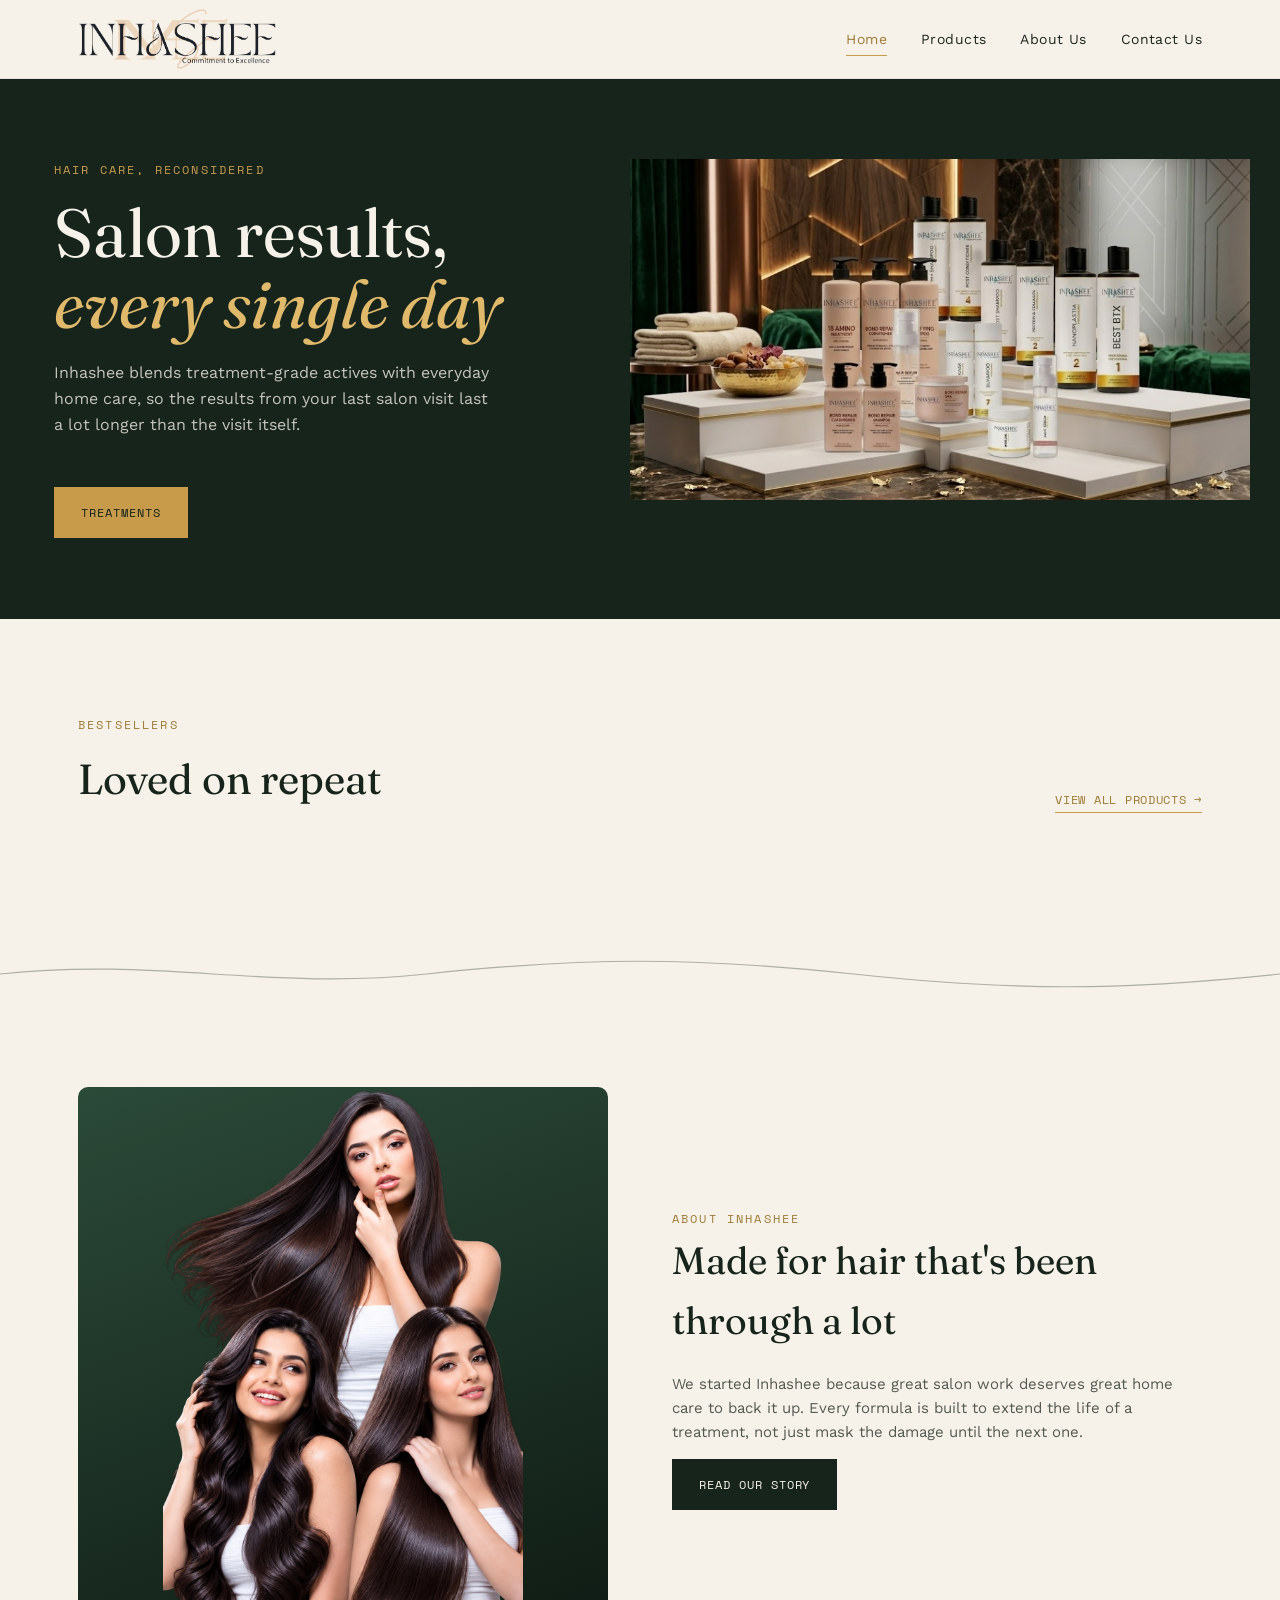
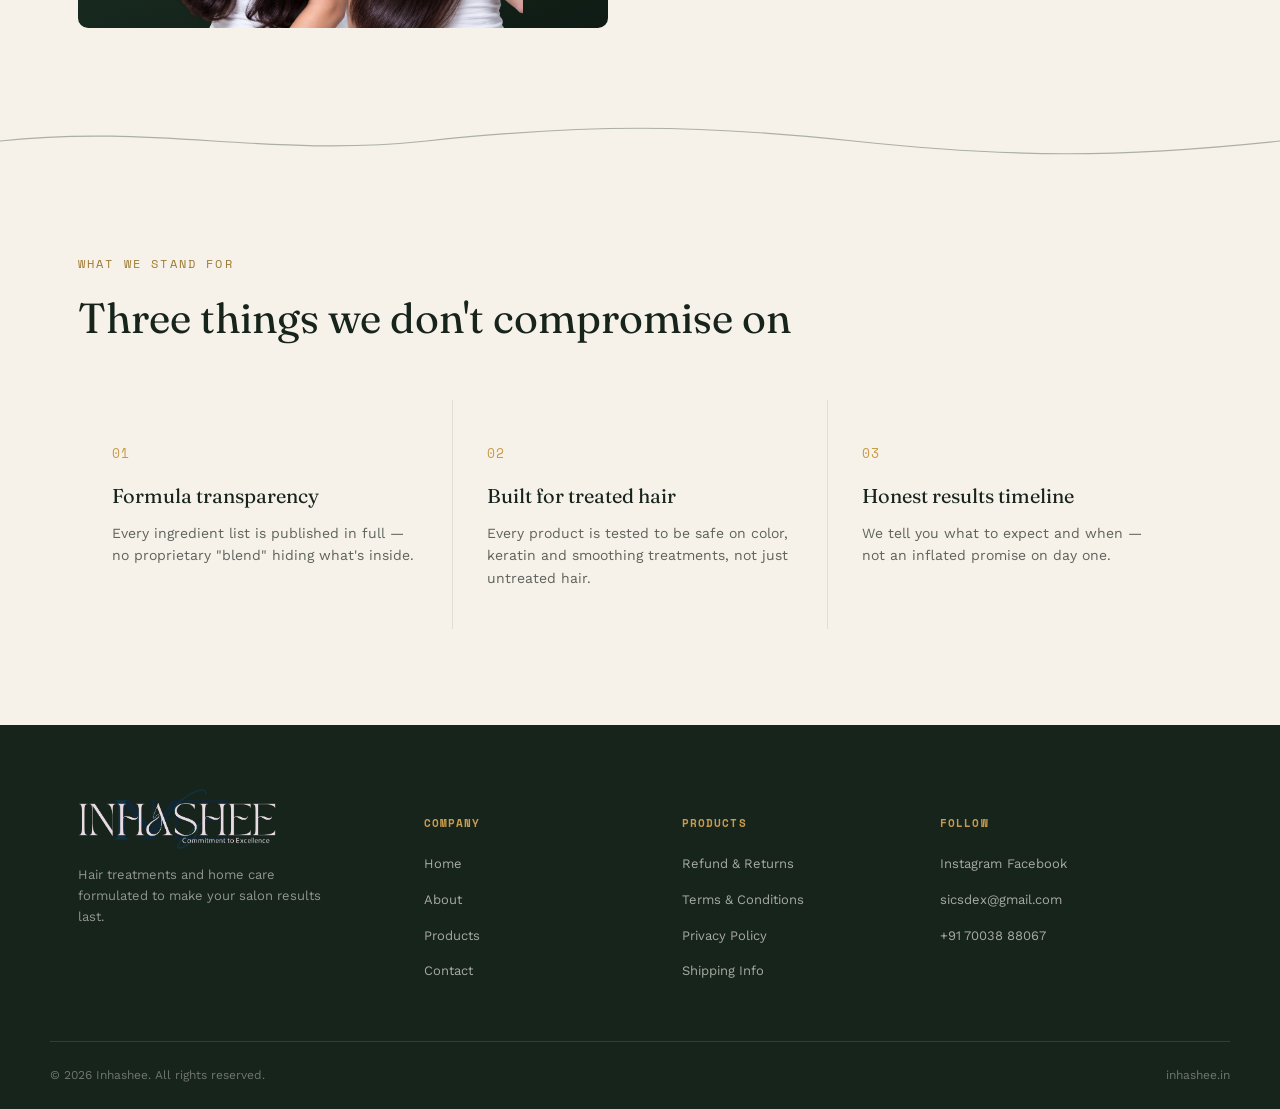
<file: index.html>
<!doctype html>
<html lang="en">
  <head>
    <meta charset="UTF-8" />
    <meta name="viewport" content="width=device-width, initial-scale=1.0" />
    <title>Inhashee — Salon-Grade Hair Care</title>
    <meta
      name="description"
      content="Inhashee blends treatment-grade actives with everyday home care to help extend salon results. Discover hair care made for treated hair, including color, keratin and smoothing treatments."
    />

    <meta name="robots" content="index, follow" />
    <meta property="og:type" content="website" />
    <meta property="og:title" content="Inhashee — Salon-Grade Hair Care" />
    <meta
      property="og:description"
      content="Treatment-grade actives with everyday home care. Hair care made to extend the life of your salon treatment."
    />
    <meta property="og:url" content="https://inhashee.in/" />
    <meta property="og:site_name" content="Inhashee" />

    <meta name="twitter:card" content="summary_large_image" />
    <meta name="twitter:title" content="Inhashee — Salon-Grade Hair Care" />
    <meta
      name="twitter:description"
      content="Treatment-grade actives with everyday home care, made for treated hair."
    />
    <link rel="apple-touch-icon" sizes="57x57" href="/apple-icon-57x57.png" />
    <link rel="apple-touch-icon" sizes="60x60" href="/apple-icon-60x60.png" />
    <link rel="apple-touch-icon" sizes="72x72" href="/apple-icon-72x72.png" />
    <link rel="apple-touch-icon" sizes="76x76" href="/apple-icon-76x76.png" />
    <link
      rel="apple-touch-icon"
      sizes="114x114"
      href="assets/favicon/apple-icon-114x114.png"
    />
    <link
      rel="apple-touch-icon"
      sizes="120x120"
      href="assets/favicon/apple-icon-120x120.png"
    />
    <link
      rel="apple-touch-icon"
      sizes="144x144"
      href="assets/favicon/apple-icon-144x144.png"
    />
    <link
      rel="apple-touch-icon"
      sizes="152x152"
      href="assets/favicon/apple-icon-152x152.png"
    />
    <link
      rel="apple-touch-icon"
      sizes="180x180"
      href="assets/favicon/apple-icon-180x180.png"
    />
    <link
      rel="icon"
      type="image/png"
      sizes="192x192"
      href="assets/favicon/android-icon-192x192.png"
    />
    <link rel="icon" type="image/png" sizes="32x32" href="assets/favicon/favicon-32x32.png" />
    <link rel="icon" type="image/png" sizes="96x96" href="assets/favicon/favicon-96x96.png" />
    <link rel="icon" type="image/png" sizes="16x16" href="assets/favicon/favicon-16x16.png" />
    <link rel="manifest" href="assets/favicon/manifest.json" />
    <meta name="msapplication-TileColor" content="#ffffff" />
    <meta name="msapplication-TileImage" content="/ms-icon-144x144.png" />
    <meta name="theme-color" content="#ffffff" />
    <link rel="canonical" href="https://inhashee.in/" />
    <link rel="stylesheet" href="assets/css/style.css" />
  </head>
  <body>
    <div id="header"></div>

    <!-- ============ HERO ============ -->
    <section class="hero">
      <div class="hero-grid">
        <div class="container hero-copy">
          <span class="eyebrow">Hair care, reconsidered</span>
          <h1>Salon results, <em>every single day</em></h1>
          <p class="lede">
            Inhashee blends treatment-grade actives with everyday home care, so
            the results from your last salon visit last a lot longer than the
            visit itself.
          </p>
          <div class="hero-actions">
            <a href="products.html" class="btn btn-solid">Treatments</a>
            <!-- <a href="about.html" class="btn btn-outline">Our Story</a> -->
          </div>
        </div>
        <div class="hero-visual">
          <img
            src="assets/images/product-about-us.jpeg"
            alt="Inhashee product range — shampoo, conditioner, masks and treatment serums"
            class="hero-visual-img"
          />
        </div>
      </div>
    </section>

    <!-- ============ CATEGORY SPLIT ============ -->
    <!-- <section class="category-split">
      <a href="products.html" class="category-card treat">
        <div class="cat-inner">
          <span class="eyebrow">In-salon strength</span>
          <h3>Hair Treatments</h3>
          <p>
            Smoothing and reconstruction treatments <br />formulated for
            visible, long-lasting change.
          </p>
          <span class="btn btn-outline">Shop Treatments</span>
        </div>
      </a>
      
    </section> -->

    <!-- ============ FEATURED PRODUCTS ============ -->
    <section class="section">
      <div class="container">
        <div class="section-head">
          <div>
            <span class="eyebrow on-light">Bestsellers</span>
            <h2>Loved on repeat</h2>
          </div>
          <a href="products.html" class="view-all">View all products →</a>
        </div>
        <div class="product-grid" id="productGrid"></div>
      </div>
    </section>

    <svg
      class="strand dim"
      viewBox="0 0 1200 40"
      preserveAspectRatio="none"
      aria-hidden="true"
    >
      <path d="M0,20 C150,0 250,40 400,20 S650,0 800,20 S1050,40 1200,20" />
    </svg>

    <!-- ============ ABOUT TEASER ============ -->
    <section class="section">
      <div class="container split">
        <div class="split-media">
          <img
            src="assets/images/banner011.png"
            alt="Inhashee"
            style="max-width: 68%"
          />
        </div>
        <div>
          <span class="eyebrow on-light">About Inhashee</span>
          <h2>Made for hair that's been through a lot</h2>
          <p>
            We started Inhashee because great salon work deserves great home
            care to back it up. Every formula is built to extend the life of a
            treatment, not just mask the damage until the next one.
          </p>
          <a href="about.html" class="btn btn-dark">Read Our Story</a>
        </div>
      </div>
    </section>

    <svg
      class="strand dim"
      viewBox="0 0 1200 40"
      preserveAspectRatio="none"
      aria-hidden="true"
    >
      <path d="M0,20 C150,0 250,40 400,20 S650,0 800,20 S1050,40 1200,20" />
    </svg>

    <!-- ============ VALUES ROW ============ -->
    <section class="section">
      <div class="container">
        <div class="section-head">
          <div>
            <span class="eyebrow on-light">What we stand for</span>
            <h2>Three things we don't compromise on</h2>
          </div>
        </div>
        <div class="value-row">
          <div class="value-item">
            <span class="num">01</span>
            <h4>Formula transparency</h4>
            <p>
              Every ingredient list is published in full — no proprietary
              "blend" hiding what's inside.
            </p>
          </div>
          <div class="value-item">
            <span class="num">02</span>
            <h4>Built for treated hair</h4>
            <p>
              Every product is tested to be safe on color, keratin and smoothing
              treatments, not just untreated hair.
            </p>
          </div>
          <div class="value-item">
            <span class="num">03</span>
            <h4>Honest results timeline</h4>
            <p>
              We tell you what to expect and when — not an inflated promise on
              day one.
            </p>
          </div>
        </div>
      </div>
    </section>

    <!-- ============ TRUST STRIP ============ -->
    <!-- <section class="trust-strip">
      <div class="container trust-grid">
        <div class="trust-item">
          01
          <h5>Treatment-grade actives</h5>
          <p>
            The same active ingredients used in-salon, formulated for safe,
            repeat home use.
          </p>
        </div>
        <div class="trust-item">
          02
          <h5>Sulfate-free, always</h5>
          <p>
            Every wash-off product is built to protect color and keratin
            treatments, not strip them.
          </p>
        </div>
        <div class="trust-item">
          03
          <h5>Shipped across India</h5>
          <p>
            Reliable delivery with easy returns if a product isn't right for
            your hair.
          </p>
        </div>
      </div>
    </section> -->

    <!-- ============ NEWSLETTER ============ -->
    <!-- <section class="newsletter">
      <div class="container">
        <span class="eyebrow on-light">Stay in the loop</span>
        <h3>Get early access to new launches</h3>
        <p>
          One email, occasionally — new products, restocks and hair-care tips.
        </p>
        <form class="newsletter-form">
          <input
            type="email"
            placeholder="you@email.com"
            aria-label="Email address"
          />
          <button type="submit">Subscribe</button>
        </form>
        <div class="form-note"></div>
      </div>
    </section> -->

    <div id="footer"></div>

    <script src="assets/js/main.js"></script>
    <script src="assets/js/inc.js?v=asdasdsadv23"></script>
    <script>
      document.addEventListener("DOMContentLoaded", async function (e) {
        try {
          const res = await fetch(
            "https://morning-dream-6de5.bhuniajayant.workers.dev/api-get-products?limit=4",
          );

          if (!res.ok) {
            console.log(res);
            throw new Error(res.statusText);
          }

          const products = await res.json();

          console.log(products);

          let div = "";
          if (products?.data?.length) {
            products.data.splice(0, 4).forEach((product) => {
              div += `<div class="product-card">
              <div class="product-media">
                <img src="${product?.imagedata}" alt="${product?.productName}" />
              </div>
              <div class="product-body">
                <span class="product-cat">${product?.productType}</span>
                <h3 class="product-name">${product?.productName}</h3>
                <div class="product-price">
                  ${product?.oldAmount ? '<span class="strike">₹' + product?.oldAmount + "</span>₹" + product?.amount : "₹" + product?.amount}
                </div>
                <a href="product.html?id=${product.id}" class="product-cta">Details</a>
              </div>
            </div>`;
            });
          } else {
            div = "<p>No Product Available</p>";
          }
          productGrid.innerHTML = div;
        } catch (error) {
          alert(error.message);
        }
      });
    </script>
  </body>
</html>
</file>
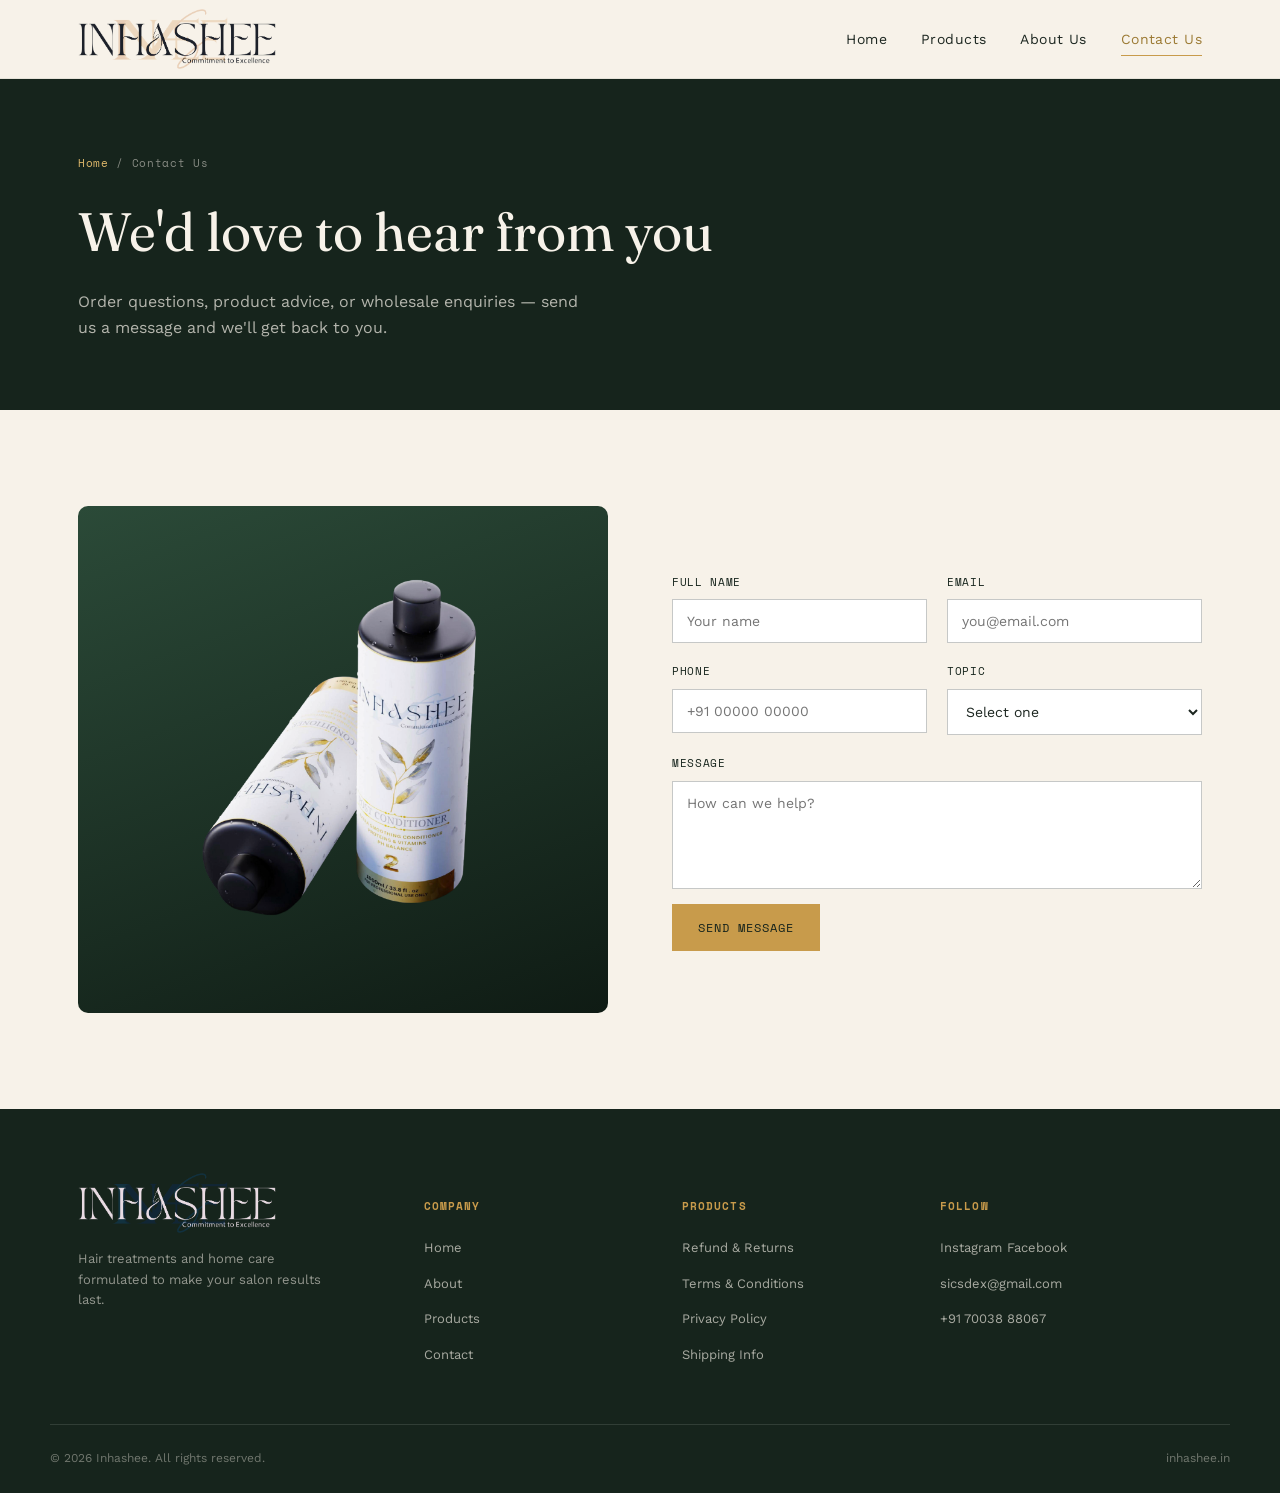
<file: contact.html>
<!doctype html>
<html lang="en">
  <head>
    <meta charset="UTF-8" />
    <meta name="viewport" content="width=device-width, initial-scale=1.0" />
    <title>Contact Us — Inhashee</title>
    <meta
      name="description"
      content="Inhashee blends treatment-grade actives with everyday home care to help extend salon results. Discover hair care made for treated hair, including color, keratin and smoothing treatments."
    />

    <meta name="robots" content="index, follow" />
    <meta property="og:type" content="website" />
    <meta property="og:title" content="Inhashee — Salon-Grade Hair Care" />
    <meta
      property="og:description"
      content="Treatment-grade actives with everyday home care. Hair care made to extend the life of your salon treatment."
    />
    <meta property="og:url" content="https://inhashee.in/" />
    <meta property="og:site_name" content="Inhashee" />

    <meta name="twitter:card" content="summary_large_image" />
    <meta name="twitter:title" content="Inhashee — Salon-Grade Hair Care" />
    <meta
      name="twitter:description"
      content="Treatment-grade actives with everyday home care, made for treated hair."
    />

    <link rel="canonical" href="https://inhashee.in/" />
    <link rel="stylesheet" href="assets/css/style.css" />
  </head>
  <body>
    <div id="header"></div>

    <section class="page-hero">
      <div class="container">
        <span class="breadcrumb"
          ><a href="index.html">Home</a> / Contact Us</span
        >
        <h1>We'd love to hear from you</h1>
        <p>
          Order questions, product advice, or wholesale enquiries — send us a
          message and we'll get back to you.
        </p>
      </div>
    </section>

    <section class="section">
      <div class="container split">
        <div class="split-media">
          <img src="assets/images/bottle-image.png" style="max-width: 70%;" alt="Inhashee Image">
        </div>

        <div>
          <form class="contact-form" novalidate>
            <div class="form-grid">
              <div class="field">
                <label for="name">Full name</label>
                <input
                  type="text"
                  id="name"
                  name="name"
                  data-required
                  placeholder="Your name"
                />
                <span class="err-msg">Please enter your name.</span>
              </div>
              <div class="field">
                <label for="email">Email</label>
                <input
                  type="email"
                  id="email"
                  name="email"
                  data-required
                  placeholder="you@email.com"
                />
                <span class="err-msg">Please enter a valid email.</span>
              </div>
              <div class="field">
                <label for="phone">Phone</label>
                <input
                  type="tel"
                  id="phone"
                  name="phone"
                  data-required
                  placeholder="+91 00000 00000"
                />
                <span class="err-msg">Please enter a valid phone number.</span>
              </div>
              <div class="field">
                <label for="topic">Topic</label>
                <select id="topic" name="topic" data-required>
                  <option value="">Select one</option>
                  <option value="order">Order query</option>
                  <option value="product">Product advice</option>
                  <option value="wholesale">
                    Wholesale / salon partnership
                  </option>
                  <option value="other">Something else</option>
                </select>
                <span class="err-msg">Please choose a topic.</span>
              </div>
              <div class="field full">
                <label for="message">Message</label>
                <textarea
                  id="message"
                  name="message"
                  rows="5"
                  data-required
                  placeholder="How can we help?"
                ></textarea>
                <span class="err-msg">Please enter a message.</span>
              </div>
            </div>
            <button type="submit" class="btn btn-solid">Send Message</button>
            <div class="form-status"></div>
          </form>
        </div>
      </div>

      <!-- <div class="container">
        <div class="map-block">
          <iframe
            src="https://www.google.com/maps/embed?pb=!1m18!1m12!1m3!1d117925.35231326599!2d88.26494976871788!3d22.535406373905825!2m3!1f0!2f0!3f0!3m2!1i1024!2i768!4f13.1!3m3!1m2!1s0x39f882db4908f667%3A0x43e330e68f6c2cbc!2sKolkata%2C%20West%20Bengal!5e0!3m2!1sen!2sin!4v1786384819216!5m2!1sen!2sin"
            width="100%"
            height="100%"
            style="border: 0"
            allowfullscreen=""
            loading="lazy"
            referrerpolicy="strict-origin-when-cross-origin"
          ></iframe>
        </div>
      </div> -->
    </section>

    <div id="footer"></div>

    <script src="assets/js/inc.js?v=asdasdsadv23"></script>
    <script src="assets/js/main.js"></script>
  </body>
</html>
</file>
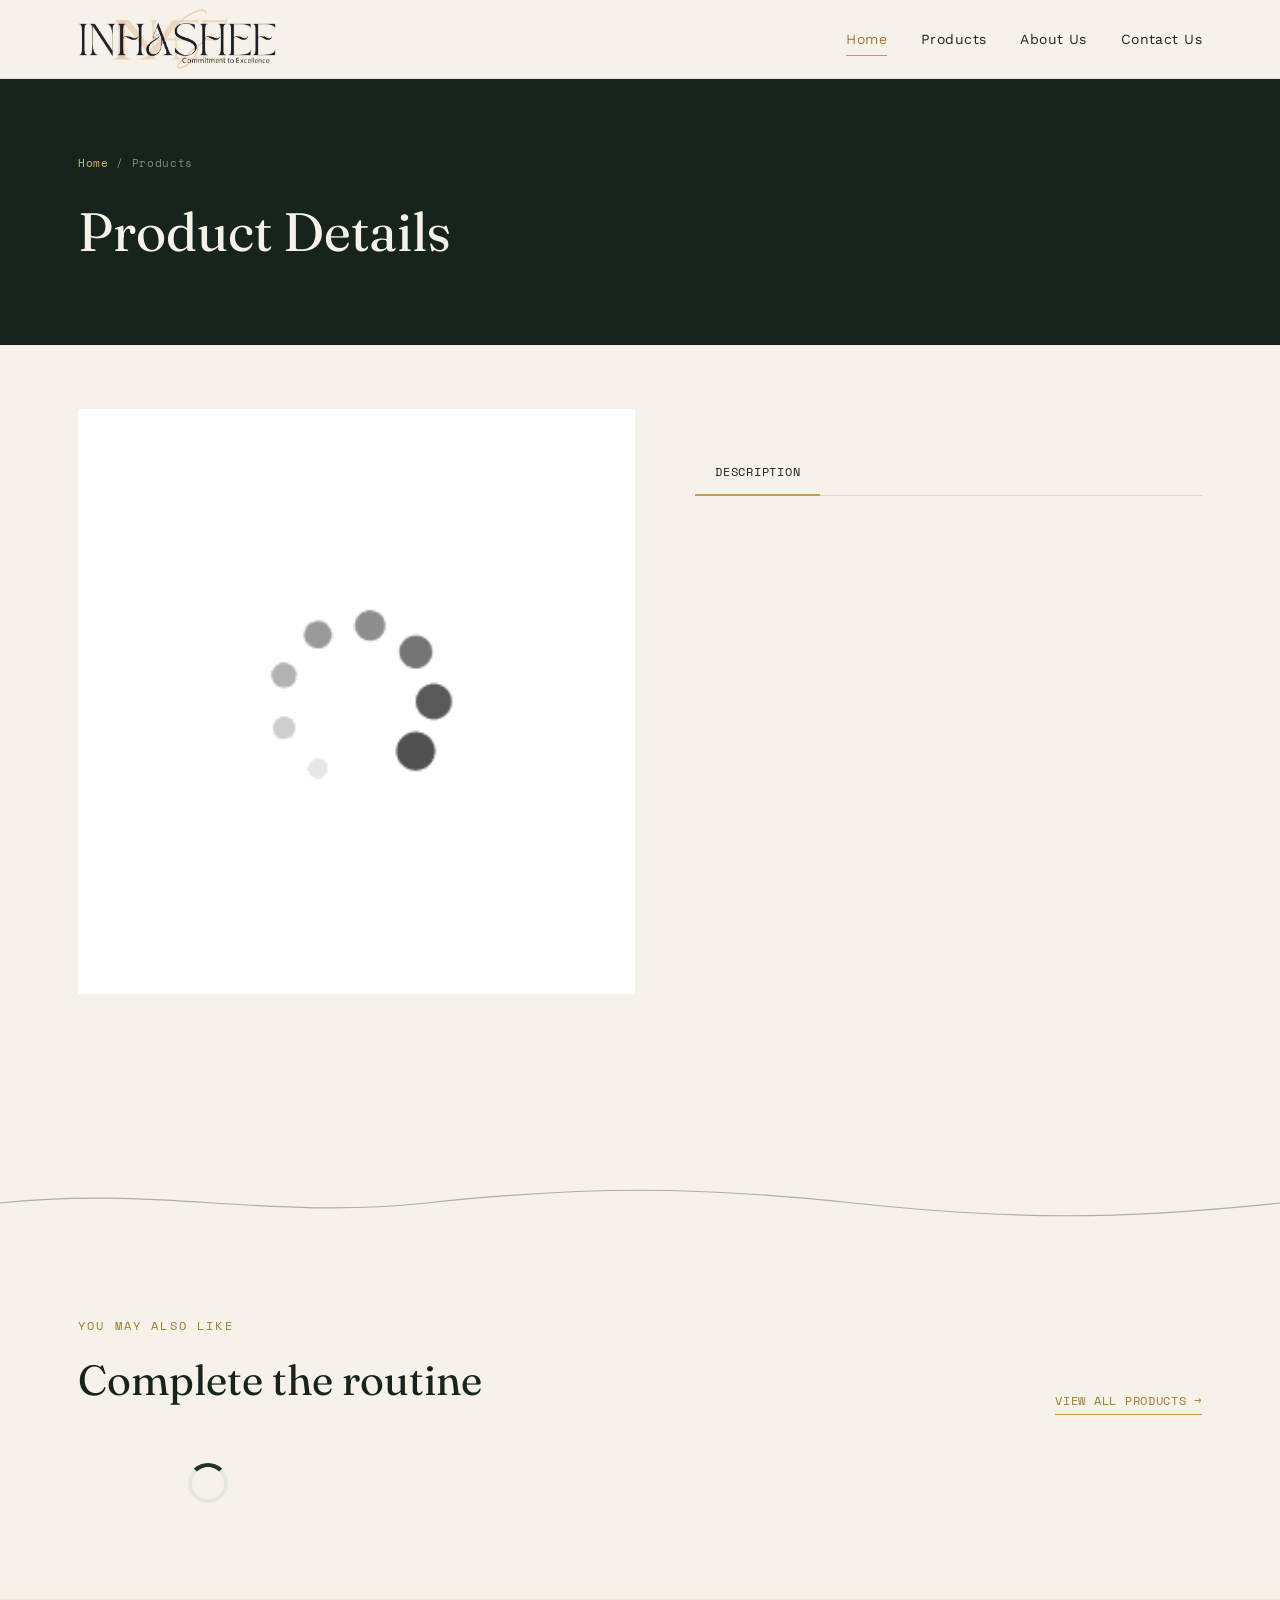
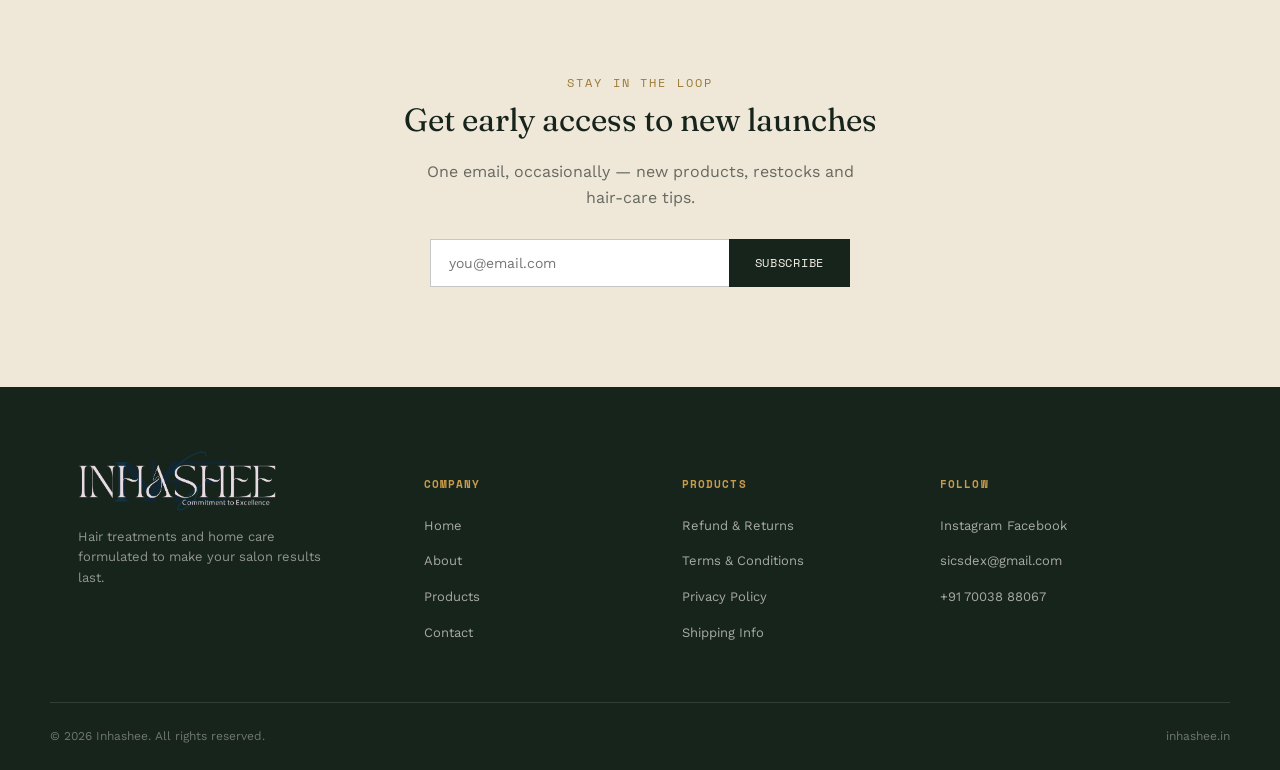
<file: product.html>
<!doctype html>
<html lang="en">
  <head>
    <meta charset="UTF-8" />
    <meta name="viewport" content="width=device-width, initial-scale=1.0" />
    <title>Bond Repair Conditioner 300ml, Bond Repair Conditioner 1000ml, keratin and smoothing treatments, Bond Repair Shampoo 300ml, Bond Repair Shampoo, Bond Repair Spa, Clarifying Shampoo, Inhashee Hair Seram, inhashee Best BTX, Inhashee Hair Seram 100ML, Inhashee Nanoplastia, Inhashee PH Shampoo, Inhashee Post Conditioner, Inhashee Post Conditioner, Inhashee Post Shampoo, Inhashee Post Shampoo, Inhashee Protein & Collagen — Inhashee</title>
    <meta
      name="description"
      content="Inhashee 18 Amino Treatment, Bond Repair Conditioner 300ml, Bond Repair Conditioner 1000ml, keratin and smoothing treatments, Bond Repair Shampoo 300ml, Bond Repair Shampoo, Bond Repair Spa, Clarifying Shampoo, Inhashee Hair Seram, inhashee Best BTX, Inhashee Hair Seram 100ML, Inhashee Nanoplastia, Inhashee PH Shampoo, Inhashee Post Conditioner, Inhashee Post Conditioner, Inhashee Post Shampoo, Inhashee Post Shampoo, Inhashee Protein & Collagen"
    />

    <meta name="robots" content="index, follow" />
    <meta property="og:type" content="website" />
    <meta property="og:title" content="Inhashee — Salon-Grade Hair Care" />
    <meta
      property="og:description"
      content="Treatment-grade actives with everyday home care. Hair care made to extend the life of your salon treatment."
    />
    <meta property="og:url" content="https://inhashee.in/" />
    <meta property="og:site_name" content="Inhashee" />

    <meta name="twitter:card" content="summary_large_image" />
    <meta name="twitter:title" content="Inhashee — Salon-Grade Hair Care" />
    <meta
      name="twitter:description"
      content="Treatment-grade actives with everyday home care, made for treated hair."
    />

    <link rel="canonical" href="https://inhashee.in/" />
    <link rel="stylesheet" href="assets/css/style.css" />
  </head>
  <body>
    <div id="header"></div>

    <section class="page-hero">
      <div class="container">
        <span class="breadcrumb"><a href="index.html">Home</a> / Products</span>
        <h1>Product Details</h1>
        <p id="breadName"></p>
      </div>
    </section>

    <section class="section tight p-box-1">
      <div class="container pdp-grid">
        <!-- gallery -->
        <div class="pdp-gallery">
          <div class="pdp-main-image">
            <img id="mainProductImage" src="assets//images/loading_img.gif" alt="" />
          </div>
        </div>

        <!-- info -->
        <div class="pdp-info">
          <span id="pType" class="product-cat"></span>
          <h1 id="pName" class="pdp-title mainp"></h1>

          <!-- <div class="pdp-rating">
            <span class="stars" aria-label="4.5 out of 5 stars">★★★★☆</span>
            <span class="rating-count">128 reviews</span>
          </div> -->

          <div class="pdp-price">
            <span id="cPrice" class="strike mainp"></span>
            <span id="mPrice" class="price-now mainp"></span>
            <!-- <span class="save-badge">Save 25%</span> -->
          </div>

          <!-- <p class="pdp-desc">
            A treatment-grade smoothing serum built to reduce frizz and add
            lasting shine, without weighing hair down. Formulated for
            professional use and safe on color-treated hair.
          </p> -->

          <div id="specification" class="pdp-options"></div>

          <ul id="features" class="pdp-highlights"></ul>
          <div class="container" style="padding: 0;">
            <div class="pdp-tabs">
              <button class="pdp-tab active" data-tab="desc">
                Description
              </button>
              <!-- <button class="pdp-tab" data-tab="ingredients">Ingredients</button>
          <button class="pdp-tab" data-tab="usage">How to Use</button> -->
            </div>

            <div class="pdp-tab-panel active" id="desciption"></div>
          </div>
        </div>
      </div>
    </section>

    <!-- ============ TABS: DESCRIPTION / INGREDIENTS / HOW TO USE ============ -->
    <section class="section tight p-box-2"></section>

    <svg
      class="strand dim"
      viewBox="0 0 1200 40"
      preserveAspectRatio="none"
      aria-hidden="true"
    >
      <path d="M0,20 C150,0 250,40 400,20 S650,0 800,20 S1050,40 1200,20" />
    </svg>

    <!-- ============ RELATED PRODUCTS ============ -->
    <section class="section">
      <div class="container">
        <div class="section-head">
          <div>
            <span class="eyebrow on-light">You may also like</span>
            <h2>Complete the routine</h2>
          </div>
          <a href="products.html" class="view-all">View all products →</a>
        </div>

        <div class="product-grid" id="productGrid">
          <div class="loader-wrapper">
            <div class="loader"></div>
          </div>
        </div>
      </div>
    </section>

    <section class="newsletter">
      <div class="container">
        <span class="eyebrow on-light">Stay in the loop</span>
        <h3>Get early access to new launches</h3>
        <p>
          One email, occasionally — new products, restocks and hair-care tips.
        </p>
        <form class="newsletter-form">
          <input
            type="email"
            placeholder="you@email.com"
            aria-label="Email address"
          />
          <button type="submit">Subscribe</button>
        </form>
        <div class="form-note"></div>
      </div>
    </section>

    <div id="footer"></div>

    <script src="assets/js/inc.js?v=asdasdsadv23"></script>

    <script src="assets/js/main.js"></script>
    <script>
      document.addEventListener("DOMContentLoaded", async function (e) {
        try {
          const url = new URL(window.location);
          const id = url.searchParams.get("id");
          const res = await fetch(
            `https://morning-dream-6de5.bhuniajayant.workers.dev/api-get-products?id=${id}`,
          );

          if (!res.ok) {
            console.log(res);
            throw new Error(res.statusText);
          }

          const products = await res.json();

          console.log(products);
          let div = "";
          if (products?.data?.length) {
            let product = products.data[0];
            g("title").textContent = `Inhashee - ${product.productName}`;
            mainProductImage.src = product.imagedata;
            mainProductImage.alt = product.productName;
            pType.textContent = product.productType;
            breadName.textContent = product.productName;
            pName.textContent = product.productName;
            mPrice.textContent = "₹ "+product.amount;
            cPrice.textContent = product.oldAmount ? "₹"+product.oldAmount : "";
            features.innerHTML = product.features ? "<li>"+product.features.split(",").join("</li><li>")+"</li>":"";
            desciption.innerHTML = product.description;
            specification.innerHTML = product.specification;
          } else {
            g(".p-box-1").innerHTML = "<p>No Product Available</p>";
            g(".p-box-2").innerHTML = "<p>No Product Available</p>";
          }
          productGrid.innerHTML = div;
        } catch (error) {
          alert(error.message);
        }

        try {
          const res = await fetch(
            "https://morning-dream-6de5.bhuniajayant.workers.dev/api-get-products?limit=4",
          );

          if (!res.ok) {
            console.log(res);
            throw new Error(res.statusText);
          }

          const products = await res.json();

          console.log(products);

          let div = "";
          if (products?.data?.length) {
            products.data.splice(0, 4).forEach((product) => {
              div += `<div class="product-card">
            <a href="product.html?id=${product.id}"
              ><div class="product-media">
                <img src="${product.imagedata}" alt="${product.productName}" /></div
            ></a>
            <div class="product-body">
              <span class="product-cat">${product.productType}</span>
              <h3 class="product-name">${product.productName}</h3>
              <div class="product-price">₹${product.amount}</div>
              <a class="product-cta" href="product.html?id=${product.id}">View Details</a>
            </div>
          </div>`;
            });
          } else {
            div = "<p>No Product Available</p>";
          }
          productGrid.innerHTML = div;
        } catch (error) {
          alert(error.message);
        }
      });

      function g(selector) {
        return document.querySelector(selector);
      }
    </script>
  </body>
</html>
</file>
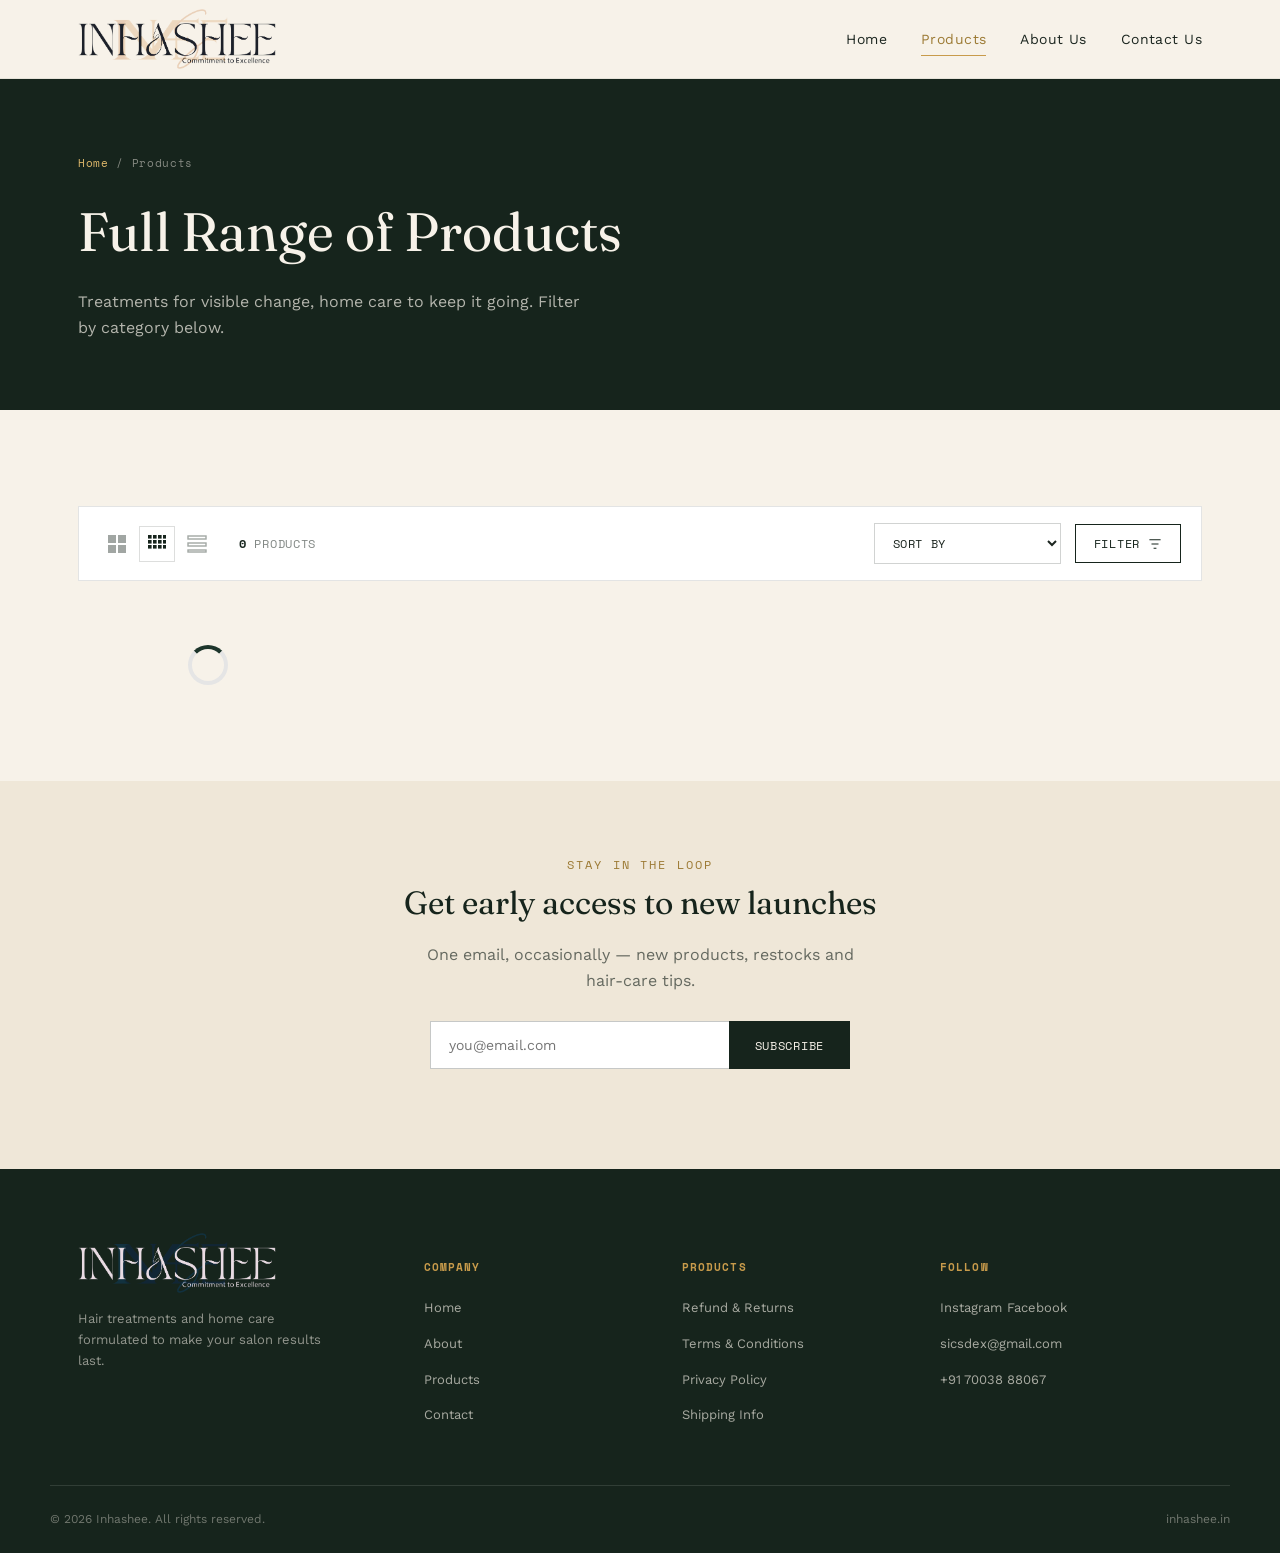
<file: products.html>
<!doctype html>
<html lang="en">
  <head>
    <meta charset="UTF-8" />
    <meta name="viewport" content="width=device-width, initial-scale=1.0" />
    <title>
      Bond Repair Conditioner 300ml, Bond Repair Conditioner 1000ml, keratin and
      smoothing treatments, Bond Repair Shampoo 300ml, Bond Repair Shampoo, Bond
      Repair Spa, Clarifying Shampoo, Inhashee Hair Seram, inhashee Best BTX,
      Inhashee Hair Seram 100ML, Inhashee Nanoplastia, Inhashee PH Shampoo,
      Inhashee Post Conditioner, Inhashee Post Conditioner, Inhashee Post
      Shampoo, Inhashee Post Shampoo, Inhashee Protein & Collagen — Inhashee
    </title>
    <meta
      name="description"
      content="Inhashee 18 Amino Treatment, Bond Repair Conditioner 300ml, Bond Repair Conditioner 1000ml, keratin and smoothing treatments, Bond Repair Shampoo 300ml, Bond Repair Shampoo, Bond Repair Spa, Clarifying Shampoo, Inhashee Hair Seram, inhashee Best BTX, Inhashee Hair Seram 100ML, Inhashee Nanoplastia, Inhashee PH Shampoo, Inhashee Post Conditioner, Inhashee Post Conditioner, Inhashee Post Shampoo, Inhashee Post Shampoo, Inhashee Protein & Collagen"
    />

    <meta name="robots" content="index, follow" />
    <meta property="og:type" content="website" />
    <meta property="og:title" content="Inhashee — Salon-Grade Hair Care" />
    <meta
      property="og:description"
      content="Treatment-grade actives with everyday home care. Hair care made to extend the life of your salon treatment."
    />
    <meta property="og:url" content="https://inhashee.in/" />
    <meta property="og:site_name" content="Inhashee" />

    <meta name="twitter:card" content="summary_large_image" />
    <meta name="twitter:title" content="Inhashee — Salon-Grade Hair Care" />
    <meta
      name="twitter:description"
      content="Treatment-grade actives with everyday home care, made for treated hair."
    />

    <link rel="canonical" href="https://inhashee.in/" />
    <link rel="stylesheet" href="assets/css/style.css" />
  </head>
  <body>
    <div id="header"></div>

    <section class="page-hero">
      <div class="container">
        <span class="breadcrumb"><a href="index.html">Home</a> / Products</span>
        <h1>Full Range of Products</h1>
        <p>
          Treatments for visible change, home care to keep it going. Filter by
          category below.
        </p>
      </div>
    </section>

    <section class="section">
      <div class="container">
        <div class="shop-toolbar">
          <div class="view-switcher">
            <button class="view-btn" data-cols="2" aria-label="View 2 per row">
              <svg viewBox="0 0 20 20">
                <rect x="1" y="1" width="8" height="8" />
                <rect x="11" y="1" width="8" height="8" />
                <rect x="1" y="11" width="8" height="8" />
                <rect x="11" y="11" width="8" height="8" />
              </svg>
            </button>
            <button
              class="view-btn active"
              data-cols="4"
              aria-label="View 4 per row"
            >
              <svg viewBox="0 0 20 20">
                <rect x="1" y="1" width="3.6" height="3.6" />
                <rect x="6" y="1" width="3.6" height="3.6" />
                <rect x="11" y="1" width="3.6" height="3.6" />
                <rect x="16" y="1" width="3" height="3.6" />
                <rect x="1" y="6" width="3.6" height="3.6" />
                <rect x="6" y="6" width="3.6" height="3.6" />
                <rect x="11" y="6" width="3.6" height="3.6" />
                <rect x="16" y="6" width="3" height="3.6" />
                <rect x="1" y="11" width="3.6" height="3.6" />
                <rect x="6" y="11" width="3.6" height="3.6" />
                <rect x="11" y="11" width="3.6" height="3.6" />
                <rect x="16" y="11" width="3" height="3.6" />
              </svg>
            </button>
            <button class="view-btn" data-cols="list" aria-label="List view">
              <svg viewBox="0 0 20 20">
                <rect x="1" y="2" width="18" height="3" />
                <rect x="1" y="9" width="18" height="3" />
                <rect x="1" y="16" width="18" height="2" />
              </svg>
            </button>
          </div>

          <div class="toolbar-count">
            <span id="resultsCount">0</span> Products
          </div>

          <div class="toolbar-right">
            <select
              id="sortSelect"
              class="sort-select"
              aria-label="Sort products"
            >
              <option value="default">Sort By</option>
              <option value="price-asc">Price: Low to High</option>
              <option value="price-desc">Price: High to Low</option>
              <option value="name-asc">Name: A–Z</option>
            </select>
            <button class="filter-toggle-btn" id="filterToggleBtn">
              Filter
              <svg viewBox="0 0 20 20"><path d="M2 4h16M5 10h10M8 16h4" /></svg>
            </button>
          </div>
        </div>

        <div class="filter-bar" id="filterBar">
          <button class="filter-chip active" data-filter="all">
            All Products
          </button>
          <button class="filter-chip" data-filter="treatments">
            Treatments
          </button>
          <button class="filter-chip" data-filter="conditioner">
            Conditioner
          </button>
          <button class="filter-chip" data-filter="shampoo">Shampoo</button>
          <button class="filter-chip" data-filter="other">Other</button>
        </div>

        <div class="product-grid" id="productGrid">
          <div class="loader-wrapper">
            <div class="loader"></div>
          </div>
        </div>
      </div>
    </section>

    <section class="newsletter">
      <div class="container">
        <span class="eyebrow on-light">Stay in the loop</span>
        <h3>Get early access to new launches</h3>
        <p>
          One email, occasionally — new products, restocks and hair-care tips.
        </p>
        <form class="newsletter-form">
          <input
            type="email"
            placeholder="you@email.com"
            aria-label="Email address"
          />
          <button type="submit">Subscribe</button>
        </form>
        <div class="form-note"></div>
      </div>
    </section>

    <div id="footer"></div>

    <script src="assets/js/inc.js?v=asdasdsadv23"></script>

    <script src="assets/js/main.js"></script>
    <script>
      document.addEventListener("DOMContentLoaded", async function (e) {
        try {
          const res = await fetch(
            "https://morning-dream-6de5.bhuniajayant.workers.dev/api-get-products",
          );

          if (!res.ok) {
            console.log(res);
            throw new Error(res.statusText);
          }

          const products = await res.json();

          console.log(products);
          let div = "";
          if (products?.data?.length) {
            products.data.forEach((product) => {
              div += `<div class="product-card" data-category="${product?.productType}" data-price="${product?.amount}" data-name="${product?.productName}">
              <div class="product-media">
                <img src="${product?.imagedata}" />
              </div>
              <div class="product-body">
                <span class="product-cat">${product?.productType}</span>
                <h3 class="product-name">${product?.productName}</h3>
                <div class="product-price">
                  ${product?.oldAmount ? '<span class="strike">₹' + product?.oldAmount + "</span>₹" + product?.amount : "₹" + product?.amount}
                </div>
                <a href="product.html?id=${product.id}" class="product-cta">Details</a>
              </div>
            </div>`;
            });
          } else {
            div = "<p>No Product Available</p>";
          }

          productGrid.innerHTML = div;
          /* ---------- product filter chips (products.html) ---------- */
          var chips = document.querySelectorAll(".filter-chip");
          var cards = document.querySelectorAll("[data-category]");
          var resultsCount = document.getElementById("resultsCount");
          function updateCount() {
            if (!resultsCount) return;
            var visible = 0;
            cards.forEach(function (card) {
              if (card.style.display !== "none") visible++;
            });
            resultsCount.textContent = visible;
          }
          if (chips.length && cards.length) {
            chips.forEach(function (chip) {
              chip.addEventListener("click", function () {
                chips.forEach(function (c) {
                  c.classList.remove("active");
                });
                chip.classList.add("active");
                var target = chip.getAttribute("data-filter");
                cards.forEach(function (card) {
                  var match =
                    target === "all" ||
                    card.getAttribute("data-category") === target;
                  card.style.display = match ? "" : "none";
                });
                updateCount();
              });
            });
            updateCount();
          }
          /* ---------- shop toolbar: view switcher ---------- */
          var viewBtns = document.querySelectorAll(".view-btn");
          //var productGrid = document.getElementById("productGrid");
          if (viewBtns.length && productGrid) {
            viewBtns.forEach(function (btn) {
              btn.addEventListener("click", function () {
                viewBtns.forEach(function (b) {
                  b.classList.remove("active");
                });
                btn.classList.add("active");
                productGrid.classList.remove("cols-2", "cols-list");
                var cols = btn.getAttribute("data-cols");
                if (cols === "2") productGrid.classList.add("cols-2");
                if (cols === "list") productGrid.classList.add("cols-list");
              });
            });
          }
          /* ---------- shop toolbar: filter toggle ---------- */
          var filterToggleBtn = document.getElementById("filterToggleBtn");
          var filterBar = document.getElementById("filterBar");
          if (filterToggleBtn && filterBar) {
            filterToggleBtn.addEventListener("click", function () {
              filterBar.classList.toggle("open");
              filterToggleBtn.classList.toggle("active");
            });
          }
          /* ---------- shop toolbar: sort ---------- */
          var sortSelect = document.getElementById("sortSelect");
          if (sortSelect && productGrid) {
            sortSelect.addEventListener("change", function () {
              var val = sortSelect.value;
              var cardList = Array.prototype.slice.call(
                productGrid.querySelectorAll(".product-card"),
              );
              cardList.sort(function (a, b) {
                if (val === "price-asc")
                  return a.dataset.price - b.dataset.price;
                if (val === "price-desc")
                  return b.dataset.price - a.dataset.price;
                if (val === "name-asc")
                  return a.dataset.name.localeCompare(b.dataset.name);
                return 0;
              });
              if (val !== "default") {
                cardList.forEach(function (card) {
                  productGrid.appendChild(card);
                });
              }
            });
          }
        } catch (error) {
          alert(error.message);
        }

        /* ---------- product filter chips (products.html) ---------- */
        var chips = document.querySelectorAll(".filter-chip");
        var cards = document.querySelectorAll("[data-category]");
        if (chips.length && cards.length) {
          chips.forEach(function (chip) {
            chip.addEventListener("click", function () {
              chips.forEach(function (c) {
                c.classList.remove("active");
              });
              chip.classList.add("active");
              var target = chip.getAttribute("data-filter");
              cards.forEach(function (card) {
                var match =
                  target === "all" ||
                  card.getAttribute("data-category") === target;
                card.style.display = match ? "" : "none";
              });
            });
          });
        }
      });
    </script>
  </body>
</html>
</file>
<file: assets/css/style.css>
/* =========================================================
   INHASHEE — Design tokens
   Palette: deep pine (primary dark), warm ivory (light),
   antique gold (accent), blush + sage (support)
   Type: Fraunces (display serif) / Work Sans (body) / Space Mono (utility)
   Signature motif: the "strand" — a flowing gold line that
   runs through hero, dividers, nav underline and footer.
   ========================================================= */

@import url("https://fonts.googleapis.com/css2?family=Fraunces:ital,opsz,wght@0,9..144,300;0,9..144,400;0,9..144,600;1,9..144,400;1,9..144,500&family=Work+Sans:wght@300;400;500;600&family=Space+Mono:wght@400;700&display=swap");

:root {
  --pine: #16241c;
  --pine-soft: #1e3327;
  --ivory: #f7f2e9;
  --ivory-dim: #efe7d8;
  --gold: #c89b4b;
  --gold-bright: #e0b96b;
  --blush: #e7c7b8;
  --sage: #93a88c;
  --ink: #1c2620;

  --font-display: "Fraunces", Georgia, serif;
  --font-body: "Work Sans", -apple-system, sans-serif;
  --font-mono: "Space Mono", monospace;

  --container: 1180px;
  --radius: 2px;

  --ease: cubic-bezier(0.4, 0, 0.2, 1);
}

*,
*::before,
*::after {
  box-sizing: border-box;
}
html {
  scroll-behavior: smooth;
}
body {
  margin: 0;
  background: var(--ivory);
  color: var(--ink);
  font-family: var(--font-body);
  font-weight: 400;
  line-height: 1.6;
  -webkit-font-smoothing: antialiased;
}
img {
  max-width: 100%;
  display: block;
}
a {
  color: inherit;
  text-decoration: none;
}
ul {
  list-style: none;
  margin: 0;
  padding: 0;
}
h1,
h2,
h3,
h4 {
  font-family: var(--font-display);
  font-weight: 400;
  margin: 0;
  color: var(--pine);
}
p {
  margin: 0 0 1em;
}
button {
  font-family: inherit;
  cursor: pointer;
}
input,
textarea,
select {
  font-family: inherit;
}

.container {
  max-width: var(--container);
  margin: 0 auto;
  padding: 0 28px;
}

:focus-visible {
  outline: 2px solid var(--gold);
  outline-offset: 3px;
}

/* reduced motion */
@media (prefers-reduced-motion: reduce) {
  * {
    animation-duration: 0.01ms !important;
    animation-iteration-count: 1 !important;
    transition-duration: 0.01ms !important;
    scroll-behavior: auto !important;
  }
}

/* -------------------- eyebrow / labels -------------------- */
.eyebrow {
  font-family: var(--font-mono);
  font-size: 12px;
  letter-spacing: 0.18em;
  text-transform: uppercase;
  color: var(--gold);
}
.eyebrow.on-light {
  color: #9c7a34;
}

/* -------------------- the strand (signature motif) -------------------- */
.strand {
  width: 100%;
  height: 34px;
  display: block;
}
.strand path {
  fill: none;
  stroke: var(--gold);
  stroke-width: 1.4;
  stroke-linecap: round;
  stroke-dasharray: 1400;
  stroke-dashoffset: 1400;
  animation: draw 2.6s var(--ease) forwards;
}
@keyframes draw {
  to {
    stroke-dashoffset: 0;
  }
}
.strand.dim path {
  stroke: var(--pine-soft);
  opacity: 0.35;
}

/* -------------------- header -------------------- */
.site-header {
  position: sticky;
  top: 0;
  z-index: 100;
  background: rgba(247, 242, 233, 0.92);
  backdrop-filter: blur(10px);
  border-bottom: 1px solid rgba(28, 38, 32, 0.08);
}
.header-row {
  display: flex;
  align-items: center;
  justify-content: space-between;
  height: 78px;
}
.logo {
  font-family: var(--font-display);
  font-size: 26px;
  letter-spacing: 0.02em;
  color: var(--pine);
  display: flex;
  align-items: baseline;
  gap: 2px;
  mix-blend-mode: difference;
}
.logo em {
  font-style: italic;
  color: var(--gold);
  font-weight: 500;
}

.main-nav {
  display: flex;
  align-items: center;
  gap: 34px;
}
.main-nav a {
  font-size: 14px;
  letter-spacing: 0.03em;
  color: var(--ink);
  position: relative;
  padding: 6px 0;
  transition: color 0.2s var(--ease);
}
.main-nav a::after {
  content: "";
  position: absolute;
  left: 0;
  right: 100%;
  bottom: 0;
  height: 1.5px;
  background: var(--gold);
  transition: right 0.28s var(--ease);
}
.main-nav a:hover::after,
.main-nav a.active::after {
  right: 0;
}
.main-nav a.active {
  color: #9c7a34;
}

.header-cta {
  font-family: var(--font-mono);
  font-size: 12px;
  letter-spacing: 0.08em;
  text-transform: uppercase;
  border: 1px solid var(--pine);
  padding: 10px 20px;
  color: var(--pine);
  transition:
    background 0.25s var(--ease),
    color 0.25s var(--ease);
}
.header-cta:hover {
  background: var(--pine);
  color: var(--ivory);
}

.nav-toggle {
  display: none;
  flex-direction: column;
  gap: 5px;
  background: none;
  border: none;
  padding: 6px;
}
.nav-toggle span {
  width: 22px;
  height: 1.5px;
  background: var(--pine);
  display: block;
}

/* -------------------- hero -------------------- */
.hero {
  background: var(--pine);
  color: var(--ivory);
  position: relative;
  overflow: hidden;
}
.hero-grid {
  display: grid;
  grid-template-columns: 0.95fr 0.98fr;
  min-height: 540px;
  align-items: stretch;
}
.hero-copy {
  display: flex;
  flex-direction: column;
  justify-content: center;
  padding: 60px 60px 60px 0;
  position: relative;
  z-index: 2;
}
.hero-copy .eyebrow {
  margin-bottom: 18px;
}
.hero-copy h1 {
  color: var(--ivory);
  font-size: clamp(40px, 5.4vw, 68px);
  line-height: 1.04;
  font-weight: 400;
  max-width: 11ch;
}
.hero-copy h1 em {
  font-style: italic;
  color: var(--gold-bright);
  font-weight: 400;
}
.hero-copy p.lede {
  margin-top: 22px;
  max-width: 44ch;
  color: rgba(247, 242, 233, 0.78);
  font-size: 16px;
}
.hero-actions {
  display: flex;
  gap: 16px;
  margin-top: 34px;
  flex-wrap: wrap;
}

.btn {
  display: inline-flex;
  align-items: center;
  gap: 10px;
  font-family: var(--font-mono);
  font-size: 12px;
  letter-spacing: 0.08em;
  text-transform: uppercase;
  padding: 15px 26px;
  border: 1px solid transparent;
  transition:
    transform 0.22s var(--ease),
    background 0.22s var(--ease),
    color 0.22s var(--ease),
    border-color 0.22s var(--ease);
}
.btn-solid {
  background: var(--gold);
  color: var(--pine);
}
.btn-solid:hover {
  background: var(--gold-bright);
  transform: translateY(-2px);
}
.btn-outline {
  border-color: rgba(247, 242, 233, 0.5);
  color: var(--ivory);
}
.btn-outline:hover {
  border-color: var(--ivory);
  transform: translateY(-2px);
}
.btn-dark {
  background: var(--pine);
  color: var(--ivory);
}
.btn-dark:hover {
  background: var(--pine-soft);
  transform: translateY(-2px);
}

.hero-visual {
  padding: 0 30px 0px 0;
  position: relative;
  /* background:
    radial-gradient(circle at 30% 20%, rgba(200,155,75,.35), transparent 55%),
    linear-gradient(155deg, var(--pine-soft) 0%, var(--pine) 70%); */
  display: flex;
  align-items: center;
  justify-content: center;
  overflow: hidden;
}
.hero-visual-img {
  width: 100%;
  height: 100%;
  object-fit: contain;
  object-position: center 40%;
}
.strand-hero {
  width: 70%;
}
.strand-hero path {
  stroke: var(--gold-bright);
}

/* -------------------- category split -------------------- */
.category-split {
  background: linear-gradient(160deg, #2b4a38, #16241c);
  align-content: center !important;
  display: block;
  justify-items: center;
  /* width: 100%; */
}
.category-card {
  width: 100%;
  position: relative;
  min-height: 273px;
  display: flex;
  align-items: center;
  justify-content: center;
  /* padding: 0px 0px 63px 66px; */
  overflow: hidden;
}
/* .category-card.treat{ background:linear-gradient(160deg,#2B4A38,#16241C); } */
.category-card.home {
  background: linear-gradient(160deg, #e2cbaf, #d8b98f);
}
.category-card.home .cat-inner h3,
.category-card.home .cat-inner .eyebrow {
  color: var(--pine);
}
.category-card.home .cat-inner p {
  color: rgba(28, 38, 32, 0.7);
}
.cat-inner {
  position: relative;
  z-index: 2; /* display: block; */ /* max-width:340px; */
  text-align: center;
}
.cat-inner h3 {
  color: var(--ivory);
  font-size: 32px;
  margin: 10px 0 12px;
}
.cat-inner p {
  /* width: 50%; */
  color: rgba(247, 242, 233, 0.75);
  font-size: 14px;
  margin-bottom: 18px; /* display: block; */ /* align-self: center; */ /* justify-content: center !important; */ /* align-items: center; */ /* align-content: center; */
}

/* -------------------- section shell -------------------- */
.section {
  padding: 96px 0;
}
.section.tight {
  padding: 64px 0;
}
.section-head {
  display: flex;
  align-items: flex-end;
  justify-content: space-between;
  margin-bottom: 48px;
  gap: 24px;
  flex-wrap: wrap;
}
.section-head h2 {
  font-size: clamp(28px, 3.4vw, 42px);
}
.section-head .eyebrow {
  margin-bottom: 12px;
  display: block;
}
.view-all {
  font-family: var(--font-mono);
  font-size: 12px;
  letter-spacing: 0.06em;
  text-transform: uppercase;
  border-bottom: 1px solid var(--gold);
  padding-bottom: 3px;
  color: #9c7a34;
  white-space: nowrap;
}

/* -------------------- product grid -------------------- */
.product-grid {
  display: grid;
  grid-template-columns: repeat(4, 1fr);
  gap: 28px;
}
.product-card {
  background: #fff;
  border: 1px solid rgba(28, 38, 32, 0.08);
}
.product-media {
  /* aspect-ratio:1/1.1; */
  background: linear-gradient(150deg, #efe7d8, #e2d6bc);
  display: flex;
  align-items: center;
  justify-content: center;
  position: relative;
  overflow: hidden;
}
.product-media .ph-label {
  font-family: var(--font-mono);
  font-size: 10px;
  letter-spacing: 0.05em;
  color: rgba(28, 38, 32, 0.4);
  text-align: center;
  padding: 0 16px;
}
.product-media svg {
  width: 38%;
  opacity: 0.35;
}
.product-body {
  padding: 18px 18px 22px;
}
.product-cat {
  font-family: var(--font-mono);
  font-size: 10px;
  letter-spacing: 0.08em;
  text-transform: uppercase;
  color: var(--sage);
}
.product-name {
  font-family: var(--font-display);
  font-size: 19px;
  margin: 8px 0 8px;
}
.product-price {
  font-size: 14px;
  color: var(--ink);
  margin: 0 0 10px 0px;
}
.product-price .strike {
  text-decoration: line-through;
  color: rgba(28, 38, 32, 0.4);
  margin-right: 8px;
  font-size: 13px;
}
.product-cta {
  margin-top: 14px;
  width: 100%;
  padding: 11px;
  background: var(--pine);
  color: var(--ivory);
  border: none;
  font-family: var(--font-mono);
  font-size: 11px;
  letter-spacing: 0.08em;
  text-transform: uppercase;
  transition: background 0.2s var(--ease);
  opacity: 0;
  visibility: hidden;
  transition: 0.3s ease;
}
.product-card:hover .product-cta {
    opacity: 1;
    visibility: visible;
}
.product-cta:hover {
  background: var(--pine-soft);
}

/* filter bar (products page) */
.filter-bar {
  display: flex;
  gap: 10px;
  flex-wrap: wrap;
  margin-bottom: 44px;
   max-height: 0;
  overflow: hidden;
  opacity: 0;
  transition:
    max-height 0.3s var(--ease),
    opacity 0.25s var(--ease),
    margin 0.3s var(--ease);
}
.filter-bar.open {
  max-height: 84px;
  opacity: 1;
}
.filter-chip {
  font-family: var(--font-mono);
  font-size: 12px;
  letter-spacing: 0.05em;
  padding: 9px 18px;
  border: 1px solid rgba(28, 38, 32, 0.2);
  background: transparent;
  color: var(--ink);
  transition: all 0.2s var(--ease);
}
.filter-chip.active,
.filter-chip:hover {
  background: var(--pine);
  color: var(--ivory);
  border-color: var(--pine);
}

/* -------------------- about teaser / split content -------------------- */
.split {
  display: grid;
  grid-template-columns: 1fr 1fr;
  gap: 64px;
  align-items: center;
}
.split.reverse {
  direction: rtl;
}
.split.reverse > * {
  direction: ltr;
}
.split-media {
  border-radius: 10px;
  /* aspect-ratio:4/5; */
  background: linear-gradient(160deg, #2b4a38, #0f1b14);
  position: relative;
  overflow: hidden;
  display: flex;
  align-items: center;
  justify-content: center;
}
.split-media .ph-label {
  font-family: var(--font-mono);
  font-size: 11px;
  color: rgba(247, 242, 233, 0.45);
}
.split h2 {
  font-size: clamp(26px, 3vw, 38px);
  margin-bottom: 20px;
}
.split p {
  color: rgba(28, 38, 32, 0.75);
  font-size: 15px;
}

/* -------------------- stats / values row -------------------- */
.value-row {
  display: grid;
  grid-template-columns: repeat(3, 1fr);
  gap: 1px;
  background: rgba(28, 38, 32, 0.1);
}
.value-item {
  background: var(--ivory);
  padding: 40px 34px;
}
.value-item .num {
  font-family: var(--font-mono);
  color: var(--gold);
  font-size: 13px;
  letter-spacing: 0.06em;
}
.value-item h4 {
  font-size: 20px;
  margin: 14px 0 10px;
}
.value-item p {
  font-size: 14px;
  color: rgba(28, 38, 32, 0.7);
  margin: 0;
}

/* -------------------- trust strip -------------------- */
.trust-strip {
  background: var(--pine);
  color: var(--ivory);
}
.trust-grid {
  display: grid;
  grid-template-columns: repeat(3, 1fr);
  gap: 32px;
  padding: 52px 0;
}
.trust-item {
  text-align: left;
}
.trust-item h5 {
  font-family: var(--font-display);
  font-size: 17px;
  color: var(--ivory);
  margin: 14px 0 8px;
  font-weight: 400;
}
.trust-item p {
  font-size: 13px;
  color: rgba(247, 242, 233, 0.6);
  margin: 0;
}
.trust-icon {
  width: 30px;
  height: 30px;
  stroke: var(--gold);
  fill: none;
  stroke-width: 1.4;
}

/* -------------------- newsletter -------------------- */
.newsletter {
  background: var(--ivory-dim);
  padding: 70px 0;
  text-align: center;
}
.newsletter h3 {
  font-size: clamp(24px, 3vw, 32px);
  margin-bottom: 14px;
}
.newsletter p {
  color: rgba(28, 38, 32, 0.65);
  max-width: 44ch;
  margin: 0 auto 28px;
}
.newsletter-form {
  display: flex;
  gap: 0;
  max-width: 420px;
  margin: 0 auto;
}
.newsletter-form input {
  flex: 1;
  padding: 15px 18px;
  border: 1px solid rgba(28, 38, 32, 0.25);
  border-right: none;
  background: #fff;
  font-size: 14px;
}
.newsletter-form button {
  padding: 15px 26px;
  background: var(--pine);
  color: var(--ivory);
  border: none;
  font-family: var(--font-mono);
  font-size: 12px;
  letter-spacing: 0.06em;
  text-transform: uppercase;
}
.form-note {
  margin-top: 14px;
  font-size: 12px;
  color: var(--sage);
  min-height: 16px;
}

/* -------------------- footer -------------------- */
.site-footer {
  background: var(--pine);
  color: rgba(247, 242, 233, 0.7);
  padding-top: 64px;
}
.footer-grid {
  display: grid;
  grid-template-columns: 1.4fr 1fr 1fr 1.2fr;
  gap: 40px;
  padding-bottom: 48px;
  border-bottom: 1px solid rgba(247, 242, 233, 0.12);
}
.footer-brand .logo {
  color: var(--ivory);
  margin-bottom: 16px;
}
.footer-brand p {
  font-size: 13px;
  max-width: 32ch;
  color: rgba(247, 242, 233, 0.55);
}
.footer-col h6 {
  font-family: var(--font-mono);
  font-size: 11px;
  letter-spacing: 0.1em;
  text-transform: uppercase;
  color: var(--gold);
  margin-bottom: 18px;
}
.footer-col ul li {
  margin-bottom: 10px;
}
.footer-col a {
  font-size: 13px;
  color: rgba(247, 242, 233, 0.65);
  transition: color 0.2s;
}
.footer-col a:hover {
  color: var(--ivory);
}
.footer-bottom {
  display: flex;
  justify-content: space-between;
  align-items: center;
  padding: 24px 0;
  font-size: 12px;
  color: rgba(247, 242, 233, 0.4);
  flex-wrap: wrap;
  gap: 10px;
}
.footer-social {
  display: flex;
  gap: 16px;
}

/* -------------------- inner page hero (about/contact/products) -------------------- */
.page-hero {
  background: var(--pine);
  color: var(--ivory);
  padding: 70px 0 54px;
}
.page-hero h1 {
  color: var(--ivory);
  font-size: clamp(34px, 4.4vw, 54px);
  margin-top: 14px;
}
.page-hero p {
  color: rgba(247, 242, 233, 0.7);
  max-width: 52ch;
  margin-top: 14px;
}
.breadcrumb {
  font-family: var(--font-mono);
  font-size: 11px;
  letter-spacing: 0.06em;
  color: rgba(247, 242, 233, 0.5);
}
.breadcrumb a {
  color: var(--gold-bright);
}

/* -------------------- about page specifics -------------------- */
.founder-row {
  display: grid;
  grid-template-columns: repeat(2, 1fr);
  gap: 28px;
  margin-top: 20px;
}
.founder-card {
  background: #fff;
  border: 1px solid rgba(28, 38, 32, 0.08);
  padding: 30px;
}
.founder-card .ph-face {
  width: 80px;
  height: 80px;
  border-radius: 73%;
  /* background: linear-gradient(160deg,var(--sage),var(--pine)); */
  background-repeat: no-repeat;
  background-position: center;
  background-size: cover;
  margin-bottom: 16px;
}
.founder-card h4 {
  font-size: 19px;
  margin-bottom: 4px;
}
.founder-card .role {
  font-family: var(--font-mono);
  font-size: 11px;
  letter-spacing: 0.05em;
  color: var(--gold);
  text-transform: uppercase;
  margin-bottom: 12px;
  display: block;
}
.founder-card p {
  font-size: 14px;
  color: rgba(28, 38, 32, 0.7);
  margin: 0;
}

.timeline {
  margin-top: 20px;
}
.timeline-item {
  display: grid;
  grid-template-columns: 110px 1fr;
  gap: 24px;
  padding: 26px 0;
  border-top: 1px solid rgba(28, 38, 32, 0.1);
}
.timeline-item:last-child {
  border-bottom: 1px solid rgba(28, 38, 32, 0.1);
}
.timeline-item .year {
  font-family: var(--font-mono);
  color: var(--gold);
  font-size: 13px;
  letter-spacing: 0.05em;
}
.timeline-item h4 {
  font-size: 18px;
  margin-bottom: 6px;
}
.timeline-item p {
  font-size: 14px;
  color: rgba(28, 38, 32, 0.7);
  margin: 0;
  max-width: 60ch;
}

/* -------------------- contact page -------------------- */
.contact-grid {
  display: grid;
  grid-template-columns: 0.9fr 1.1fr;
  gap: 60px;
}
.contact-info-card {
  background: #fff;
  border: 1px solid rgba(28, 38, 32, 0.08);
  padding: 34px;
  margin-bottom: 20px;
}
.contact-info-card h5 {
  font-family: var(--font-mono);
  font-size: 11px;
  letter-spacing: 0.08em;
  text-transform: uppercase;
  color: var(--gold);
  margin-bottom: 10px;
}
.contact-info-card p,
.contact-info-card a {
  font-size: 15px;
}
.contact-info-card a:hover {
  color: #9c7a34;
}

.form-grid {
  display: grid;
  grid-template-columns: 1fr 1fr;
  gap: 20px;
}
.form-grid .full {
  grid-column: 1/-1;
}
.field label {
  display: block;
  font-family: var(--font-mono);
  font-size: 11px;
  letter-spacing: 0.06em;
  text-transform: uppercase;
  margin-bottom: 8px;
  color: var(--pine);
}
.field input,
.field select,
.field textarea {
  width: 100%;
  padding: 13px 14px;
  border: 1px solid rgba(28, 38, 32, 0.25);
  background: #fff;
  font-size: 14px;
  color: var(--ink);
  transition: border-color 0.2s;
}
.field input:focus,
.field select:focus,
.field textarea:focus {
  border-color: var(--gold);
}
.field.error input,
.field.error textarea {
  border-color: #b5443a;
}
.field .err-msg {
  font-size: 12px;
  color: #b5443a;
  margin-top: 6px;
  display: none;
}
.field.error .err-msg {
  display: block;
}
.contact-form {
  margin-top: 6px;
}
.contact-form .btn {
  margin-top: 8px;
  border: none;
}
.form-status {
  margin-top: 16px;
  font-size: 14px;
  padding: 14px 16px;
  display: none;
}
.form-status.show {
  display: block;
}
.form-status.success {
  background: #e4eee1;
  color: #2b4a38;
  display: block;
}

.map-block {
  margin-top: 60px;
  aspect-ratio: 16/6;
  background: linear-gradient(150deg, #efe7d8, #e2d6bc);
  display: flex;
  align-items: center;
  justify-content: center;
}
.map-block .ph-label {
  font-family: var(--font-mono);
  font-size: 12px;
  color: rgba(28, 38, 32, 0.45);
}

/* -------------------- utility -------------------- */
.center {
  text-align: center;
}
.mt-lg {
  margin-top: 60px;
}

/* =========================================================
   RESPONSIVE
   ========================================================= */
@media (max-width: 980px) {
  .hero-grid {
    grid-template-columns: 1fr;
    min-height: auto;
  }
  .hero-copy {
    padding: 70px 28px 50px;
  }
  .hero-visual {
    min-height: 320px;
  }
  .category-split {
    background: linear-gradient(160deg, #2b4a38, #16241c);
    align-content: center !important;
    display: block;
    justify-items: center;
    /* width: 100%; */
  }
  .product-grid {
    grid-template-columns: repeat(2, 1fr);
  }
  .split {
    grid-template-columns: 1fr;
    gap: 32px;
  }
  .split.reverse {
    direction: ltr;
  }
  .value-row {
    grid-template-columns: 1fr;
  }
  .trust-grid {
    grid-template-columns: repeat(2, 1fr);
  }
  .footer-grid {
    grid-template-columns: 1fr 1fr;
  }
  .contact-grid {
    grid-template-columns: 1fr;
  }
  .founder-row {
    grid-template-columns: 1fr;
  }
}
@media (max-width: 720px) {
  .main-nav {
    position: fixed;
    inset: 78px 0 0 0;
    background: var(--ivory);
    flex-direction: column;
    align-items: flex-start;
    padding: 32px 28px;
    gap: 22px;
    transform: translateX(100%);
    transition: transform 0.3s var(--ease);
    height: 100vh;
  }
  .main-nav.open {
    transform: translateX(0);
  }
  .main-nav:not(.open) {
    display: none;
  }
  .nav-toggle {
    display: flex;
  }
  .header-cta {
    display: none;
  }
  .product-grid {
    grid-template-columns: 1fr 1fr;
    gap: 16px;
  }
  .form-grid {
    grid-template-columns: 1fr;
  }
  .footer-grid {
    grid-template-columns: 1fr;
  }
  .timeline-item {
    grid-template-columns: 1fr;
    gap: 6px;
  }
}
@media (max-width: 480px) {
  .product-grid {
    grid-template-columns: 1fr;
  }
  .trust-grid {
    grid-template-columns: 1fr;
  }
}

.loader-wrapper {
  position: relative;
  inset: 0;
  display: flex;
  justify-content: center;
  align-items: center;
  /* background: rgba(255, 255, 255, 0.8); */
  z-index: 9999;
}

.loader {
  width: 40px;
  height: 40px;
  border: 4px solid #e5e5e5;
  border-top: 4px solid #1d352b;
  border-radius: 50%;
  animation: spin 0.8s linear infinite;
}

@keyframes spin {
  to {
    transform: rotate(360deg);
  }
}

/* -------------------- product detail page -------------------- */
.pdp-grid {
  display: grid;
  grid-template-columns: 1.1fr 1fr;
  gap: 60px;
  align-items: flex-start;
}
.pdp-main-image {
  aspect-ratio: 1/1.5;
  background: linear-gradient(150deg, #efe7d8, #e2d6bc);
  overflow: hidden;
}
.pdp-main-image img {
  width: 100%;
  height: 100%;
  object-fit: cover;
}
.pdp-thumbs {
  display: flex;
  gap: 12px;
  margin-top: 14px;
}
.pdp-thumb {
  width: 76px;
  height: 76px;
  padding: 0;
  border: 1px solid rgba(28, 38, 32, 0.15);
  background: #fff;
  overflow: hidden;
  opacity: 0.7;
  transition:
    opacity 0.2s,
    border-color 0.2s;
}
.pdp-thumb img {
  width: 100%;
  height: 100%;
  object-fit: cover;
}
.pdp-thumb.active,
.pdp-thumb:hover {
  opacity: 1;
  border-color: var(--gold);
}
.pdp-title {
  font-size: clamp(28px, 3.2vw, 40px);
  margin: 10px 0 14px;
}
.pdp-rating {
  display: flex;
  align-items: center;
  gap: 10px;
  margin-bottom: 20px;
}
.stars {
  color: var(--gold);
  letter-spacing: 2px;
  font-size: 15px;
}
.rating-count {
  font-family: var(--font-mono);
  font-size: 12px;
  color: var(--sage);
}
.pdp-price {
  display: flex;
  align-items: center;
  gap: 12px;
  margin-bottom: 22px;
}
.pdp-price .strike {
  text-decoration: line-through;
  color: rgba(28, 38, 32, 0.4);
  font-size: 16px;
}
.pdp-price .price-now {
  font-family: var(--font-display);
  font-size: 28px;
  color: var(--pine);
}
.save-badge {
  font-family: var(--font-mono);
  font-size: 11px;
  letter-spacing: 0.05em;
  background: var(--sage);
  color: #fff;
  padding: 4px 10px;
}
.pdp-desc {
  font-size: 15px;
  color: rgba(28, 38, 32, 0.75);
  margin-bottom: 28px;
  max-width: 52ch;
}
.pdp-options {
  margin-bottom: 26px;
}
.pdp-options label {
  display: block;
  font-family: var(--font-mono);
  font-size: 11px;
  letter-spacing: 0.06em;
  text-transform: uppercase;
  color: var(--pine);
  margin-bottom: 10px;
}
.size-chips {
  display: flex;
  gap: 10px;
}
.size-chip {
  font-family: var(--font-mono);
  font-size: 12px;
  padding: 10px 18px;
  border: 1px solid rgba(28, 38, 32, 0.25);
  background: #fff;
  color: var(--ink);
  transition: all 0.2s var(--ease);
}
.size-chip.active,
.size-chip:hover {
  background: var(--pine);
  color: var(--ivory);
  border-color: var(--pine);
}
.pdp-qty-row {
  display: flex;
  gap: 14px;
  margin-bottom: 14px;
}
.qty-control {
  display: flex;
  align-items: center;
  border: 1px solid rgba(28, 38, 32, 0.25);
}
.qty-btn {
  width: 42px;
  height: 48px;
  background: none;
  border: none;
  font-size: 16px;
  color: var(--pine);
}
.qty-btn:hover {
  background: var(--ivory-dim);
}
.qty-input {
  width: 42px;
  height: 48px;
  border: none;
  border-left: 1px solid rgba(28, 38, 32, 0.15);
  border-right: 1px solid rgba(28, 38, 32, 0.15);
  text-align: center;
  font-size: 14px;
  background: #fff;
}
.pdp-add-btn {
  flex: 1;
  border: none;
}
.pdp-buy-btn {
  width: 100%;
  border: none;
  margin-bottom: 26px;
}
.pdp-highlights {
  padding: 0;
  margin: 0;
}
.pdp-highlights li {
  font-size: 13px;
  color: rgba(28, 38, 32, 0.65);
  padding: 10px 0 10px 22px;
  border-top: 1px solid rgba(28, 38, 32, 0.08);
  position: relative;
}
.pdp-highlights li:last-child {
  border-bottom: 1px solid rgba(28, 38, 32, 0.08);
}
.pdp-highlights li::before {
  content: "—";
  position: absolute;
  left: 0;
  color: var(--gold);
}
/* pdp tabs */
.pdp-tabs {
  display: flex;
  gap: 8px;
  border-bottom: 1px solid rgba(28, 38, 32, 0.12);
  margin-bottom: 32px;
}
.pdp-tab {
  font-family: var(--font-mono);
  font-size: 12px;
  letter-spacing: 0.06em;
  text-transform: uppercase;
  background: none;
  border: none;
  padding: 14px 20px;
  color: rgba(28, 38, 32, 0.5);
  border-bottom: 2px solid transparent;
  margin-bottom: -1px;
  transition: color 0.2s;
}
.pdp-tab.active {
  color: var(--pine);
  border-bottom-color: var(--gold);
}
.pdp-tab-panel {
  display: none;
  max-width: 70ch;
}
.pdp-tab-panel.active {
  display: block;
}
.pdp-tab-panel p {
  font-size: 15px;
  color: rgba(28, 38, 32, 0.75);
}
@media (max-width: 980px) {
  .pdp-grid {
    grid-template-columns: 1fr;
  }
}


/* stock / status badges */
.stock-badge {
  position: absolute;
  top: 12px;
  left: 12px;
  z-index: 2;
  font-family: var(--font-mono);
  font-size: 10px;
  letter-spacing: 0.06em;
  text-transform: uppercase;
  padding: 6px 12px;
  color: #fff;
}
.badge-sold {
  background: #5b5b5b;
}
.badge-limited {
  background: #9c7a34;
}
.badge-bestseller {
  background: var(--pine);
}
.product-card.is-sold-out .product-media {
  opacity: 0.55;
}
.product-card.is-sold-out .product-name {
  color: rgba(28, 38, 32, 0.5);
}
.product-cta:disabled {
  background: rgba(28, 38, 32, 0.25);
  cursor: not-allowed;
}
.product-cta:disabled:hover {
  background: rgba(28, 38, 32, 0.25);
}
/* view modes: 2-up / 4-up (default) / list */
.product-grid.cols-2 {
  grid-template-columns: repeat(2, 1fr);
}
.product-grid.cols-list {
  grid-template-columns: 1fr;
  gap: 16px;
}
.product-grid.cols-list .product-card {
  display: grid;
  grid-template-columns: 180px 1fr;
}
.product-grid.cols-list .product-media {
  aspect-ratio: auto;
  height: 100%;
}
.product-grid.cols-list .product-body {
  display: flex;
  flex-direction: column;
  justify-content: center;
}
.product-grid.cols-list .product-cta {
  width: fit-content;
  padding: 11px 24px;
}
@media (max-width: 720px) {
  .product-grid.cols-list .product-card {
    grid-template-columns: 110px 1fr;
  }
}


/* -------------------- shop toolbar -------------------- */
.shop-toolbar {
  display: flex;
  align-items: center;
  gap: 24px;
  padding: 16px 20px;
  margin-bottom: 20px;
  border: 1px solid rgba(28, 38, 32, 0.12);
  background: #fff;
  flex-wrap: wrap;
}
.view-switcher {
  display: flex;
  gap: 4px;
}
.view-btn {
  width: 36px;
  height: 36px;
  display: flex;
  align-items: center;
  justify-content: center;
  background: none;
  border: 1px solid transparent;
  padding: 7px;
  opacity: 0.4;
  transition:
    opacity 0.2s,
    border-color 0.2s;
}
.view-btn svg {
  width: 100%;
  height: 100%;
  fill: var(--pine);
  stroke: none;
}
.view-btn[data-cols="list"] svg {
  fill: none;
  stroke: var(--pine);
  stroke-width: 1.4;
}
.view-btn.active,
.view-btn:hover {
  opacity: 1;
  border-color: rgba(28, 38, 32, 0.15);
}
.toolbar-count {
  font-family: var(--font-mono);
  font-size: 12px;
  letter-spacing: 0.06em;
  text-transform: uppercase;
  color: rgba(28, 38, 32, 0.55);
}
.toolbar-count span {
  color: var(--pine);
  font-weight: 600;
}
.toolbar-right {
  display: flex;
  align-items: center;
  gap: 14px;
  margin-left: auto;
}
.sort-select {
  font-family: var(--font-mono);
  font-size: 12px;
  letter-spacing: 0.05em;
  text-transform: uppercase;
  padding: 10px 14px;
  border: 1px solid rgba(28, 38, 32, 0.2);
  background: #fff;
  color: var(--ink);
}
.filter-toggle-btn {
  display: flex;
  align-items: center;
  gap: 8px;
  font-family: var(--font-mono);
  font-size: 12px;
  letter-spacing: 0.06em;
  text-transform: uppercase;
  padding: 10px 18px;
  border: 1px solid var(--pine);
  background: none;
  color: var(--pine);
  transition:
    background 0.2s var(--ease),
    color 0.2s var(--ease);
}
.filter-toggle-btn svg {
  width: 14px;
  height: 14px;
  fill: none;
  stroke: currentColor;
  stroke-width: 1.6;
}
.filter-toggle-btn.active,
.filter-toggle-btn:hover {
  background: var(--pine);
  color: var(--ivory);
}
@media (max-width: 720px) {
  .shop-toolbar {
    gap: 14px;
  }
  .toolbar-count {
    order: 3;
    width: 100%;
  }
  .toolbar-right {
    margin-left: 0;
  }
}

/* -------------------- product detail page -------------------- */
.pdp-grid {
  display: grid;
  grid-template-columns: 1.1fr 1fr;
  gap: 60px;
  align-items: flex-start;
}
.pdp-main-image {
  aspect-ratio: 1/1.05;
  background: linear-gradient(150deg, #efe7d8, #e2d6bc);
  overflow: hidden;
}
.pdp-main-image img {
  width: 100%;
  height: 100%;
  object-fit: cover;
}
.pdp-thumbs {
  display: flex;
  gap: 12px;
  margin-top: 14px;
}
.pdp-thumb {
  width: 76px;
  height: 76px;
  padding: 0;
  border: 1px solid rgba(28, 38, 32, 0.15);
  background: #fff;
  overflow: hidden;
  opacity: 0.7;
  transition:
    opacity 0.2s,
    border-color 0.2s;
}
.pdp-thumb img {
  width: 100%;
  height: 100%;
  object-fit: cover;
}
.pdp-thumb.active,
.pdp-thumb:hover {
  opacity: 1;
  border-color: var(--gold);
}
.pdp-title {
  font-size: clamp(28px, 3.2vw, 40px);
  margin: 10px 0 14px;
}
.pdp-rating {
  display: flex;
  align-items: center;
  gap: 10px;
  margin-bottom: 20px;
}
.stars {
  color: var(--gold);
  letter-spacing: 2px;
  font-size: 15px;
}
.rating-count {
  font-family: var(--font-mono);
  font-size: 12px;
  color: var(--sage);
}
.pdp-price {
  display: flex;
  align-items: center;
  gap: 12px;
  margin-bottom: 22px;
}
.pdp-price .strike {
  text-decoration: line-through;
  color: rgba(28, 38, 32, 0.4);
  font-size: 16px;
}
.pdp-price .price-now {
  font-family: var(--font-display);
  font-size: 28px;
  color: var(--pine);
}
.save-badge {
  font-family: var(--font-mono);
  font-size: 11px;
  letter-spacing: 0.05em;
  background: var(--sage);
  color: #fff;
  padding: 4px 10px;
}
.pdp-desc {
  font-size: 15px;
  color: rgba(28, 38, 32, 0.75);
  margin-bottom: 28px;
  max-width: 52ch;
}
.pdp-options {
  margin-bottom: 26px;
}
.pdp-options label {
  display: block;
  font-family: var(--font-mono);
  font-size: 11px;
  letter-spacing: 0.06em;
  text-transform: uppercase;
  color: var(--pine);
  margin-bottom: 10px;
}
.size-chips {
  display: flex;
  gap: 10px;
}
.size-chip {
  font-family: var(--font-mono);
  font-size: 12px;
  padding: 10px 18px;
  border: 1px solid rgba(28, 38, 32, 0.25);
  background: #fff;
  color: var(--ink);
  transition: all 0.2s var(--ease);
}
.size-chip.active,
.size-chip:hover {
  background: var(--pine);
  color: var(--ivory);
  border-color: var(--pine);
}
.pdp-qty-row {
  display: flex;
  gap: 14px;
  margin-bottom: 14px;
}
.qty-control {
  display: flex;
  align-items: center;
  border: 1px solid rgba(28, 38, 32, 0.25);
}
.qty-btn {
  width: 42px;
  height: 48px;
  background: none;
  border: none;
  font-size: 16px;
  color: var(--pine);
}
.qty-btn:hover {
  background: var(--ivory-dim);
}
.qty-input {
  width: 42px;
  height: 48px;
  border: none;
  border-left: 1px solid rgba(28, 38, 32, 0.15);
  border-right: 1px solid rgba(28, 38, 32, 0.15);
  text-align: center;
  font-size: 14px;
  background: #fff;
}
.pdp-add-btn {
  flex: 1;
  border: none;
}
.pdp-buy-btn {
  width: 100%;
  border: none;
  margin-bottom: 26px;
}
.pdp-highlights {
  padding: 0;
  margin: 0;
}
.pdp-highlights li {
  font-size: 13px;
  color: rgba(28, 38, 32, 0.65);
  padding: 10px 0 10px 22px;
  border-top: 1px solid rgba(28, 38, 32, 0.08);
  position: relative;
}
.pdp-highlights li:last-child {
  border-bottom: 1px solid rgba(28, 38, 32, 0.08);
}
.pdp-highlights li::before {
  content: "—";
  position: absolute;
  left: 0;
  color: var(--gold);
}
/* pdp tabs */
.pdp-tabs {
  display: flex;
  gap: 8px;
  border-bottom: 1px solid rgba(28, 38, 32, 0.12);
  margin-bottom: 32px;
}
.pdp-tab {
  font-family: var(--font-mono);
  font-size: 12px;
  letter-spacing: 0.06em;
  text-transform: uppercase;
  background: none;
  border: none;
  padding: 14px 20px;
  color: rgba(28, 38, 32, 0.5);
  border-bottom: 2px solid transparent;
  margin-bottom: -1px;
  transition: color 0.2s;
}
.pdp-tab.active {
  color: var(--pine);
  border-bottom-color: var(--gold);
}
.pdp-tab-panel {
  display: none;
  max-width: 70ch;
}
.pdp-tab-panel.active {
  display: block;
}
.pdp-tab-panel p {
  font-size: 15px;
  color: rgba(28, 38, 32, 0.75);
}
@media (max-width: 980px) {
  .pdp-grid {
    grid-template-columns: 1fr;
  }
}
</file>
